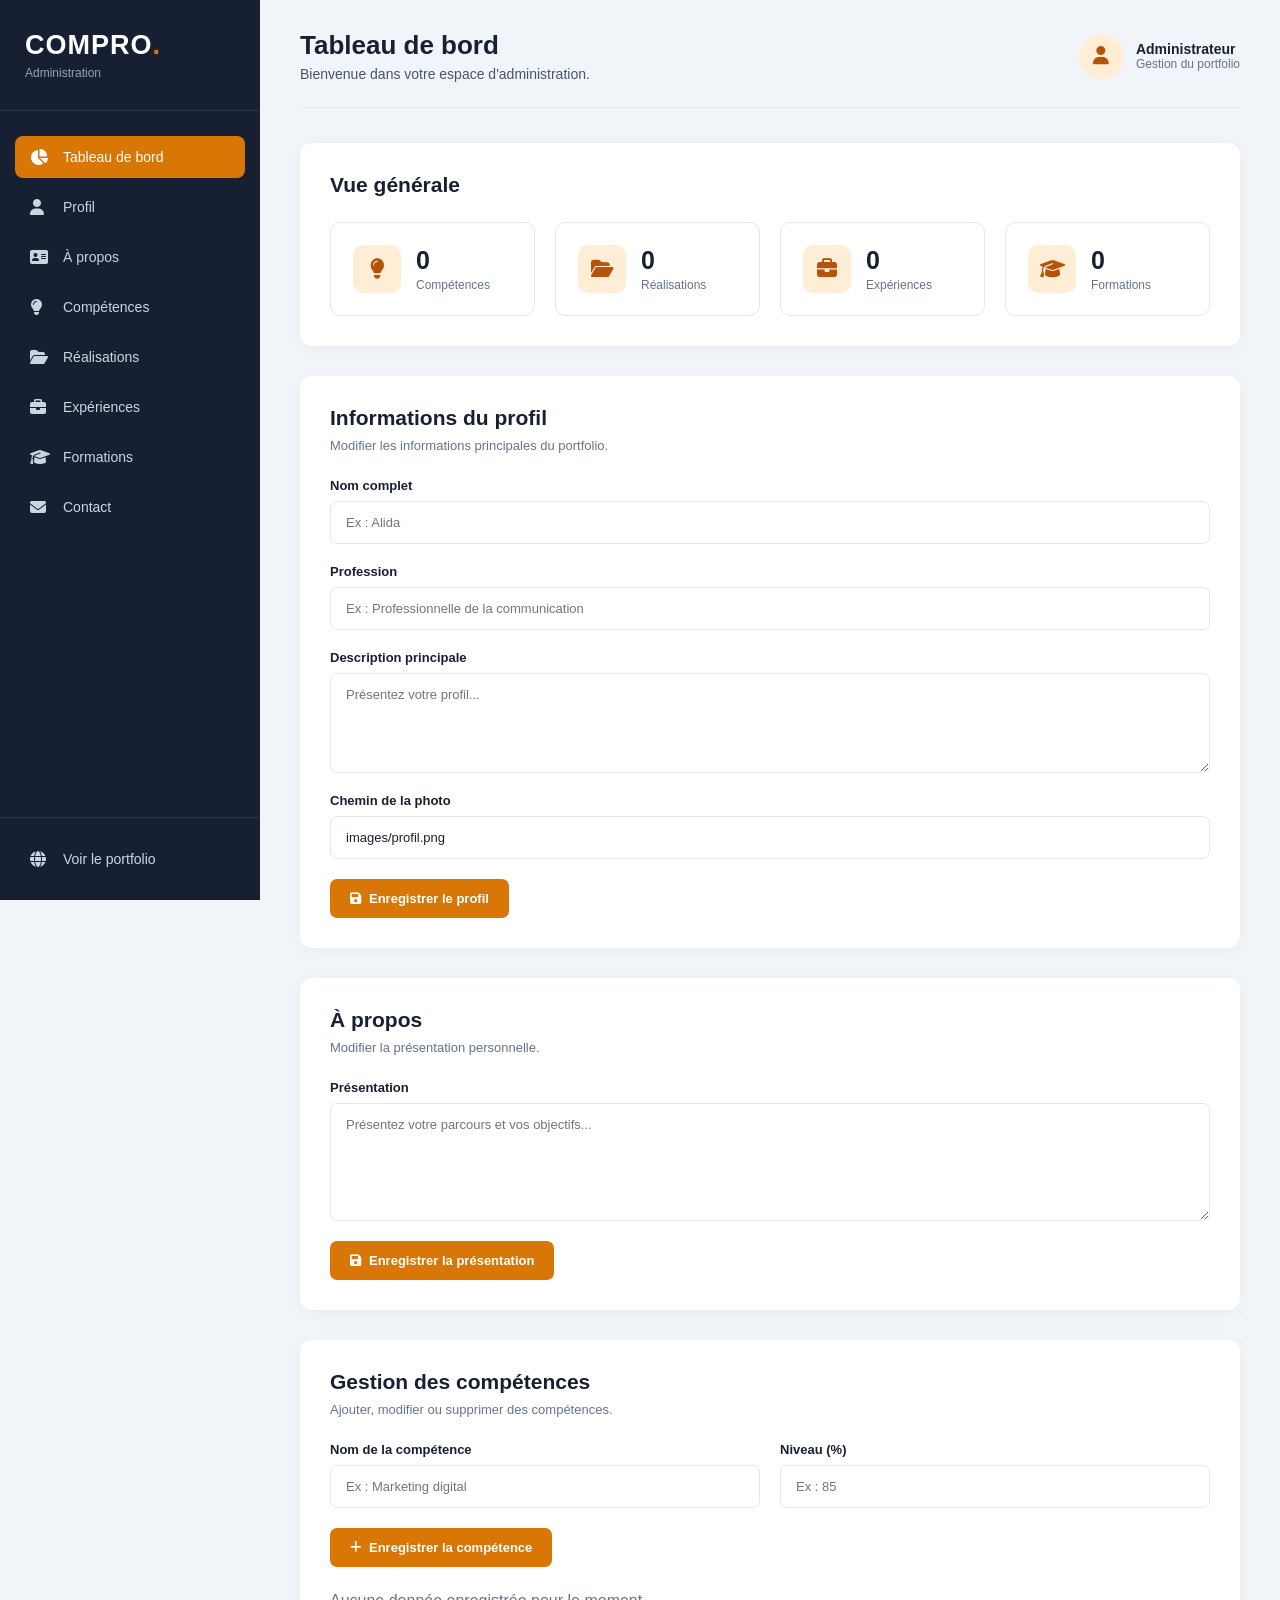
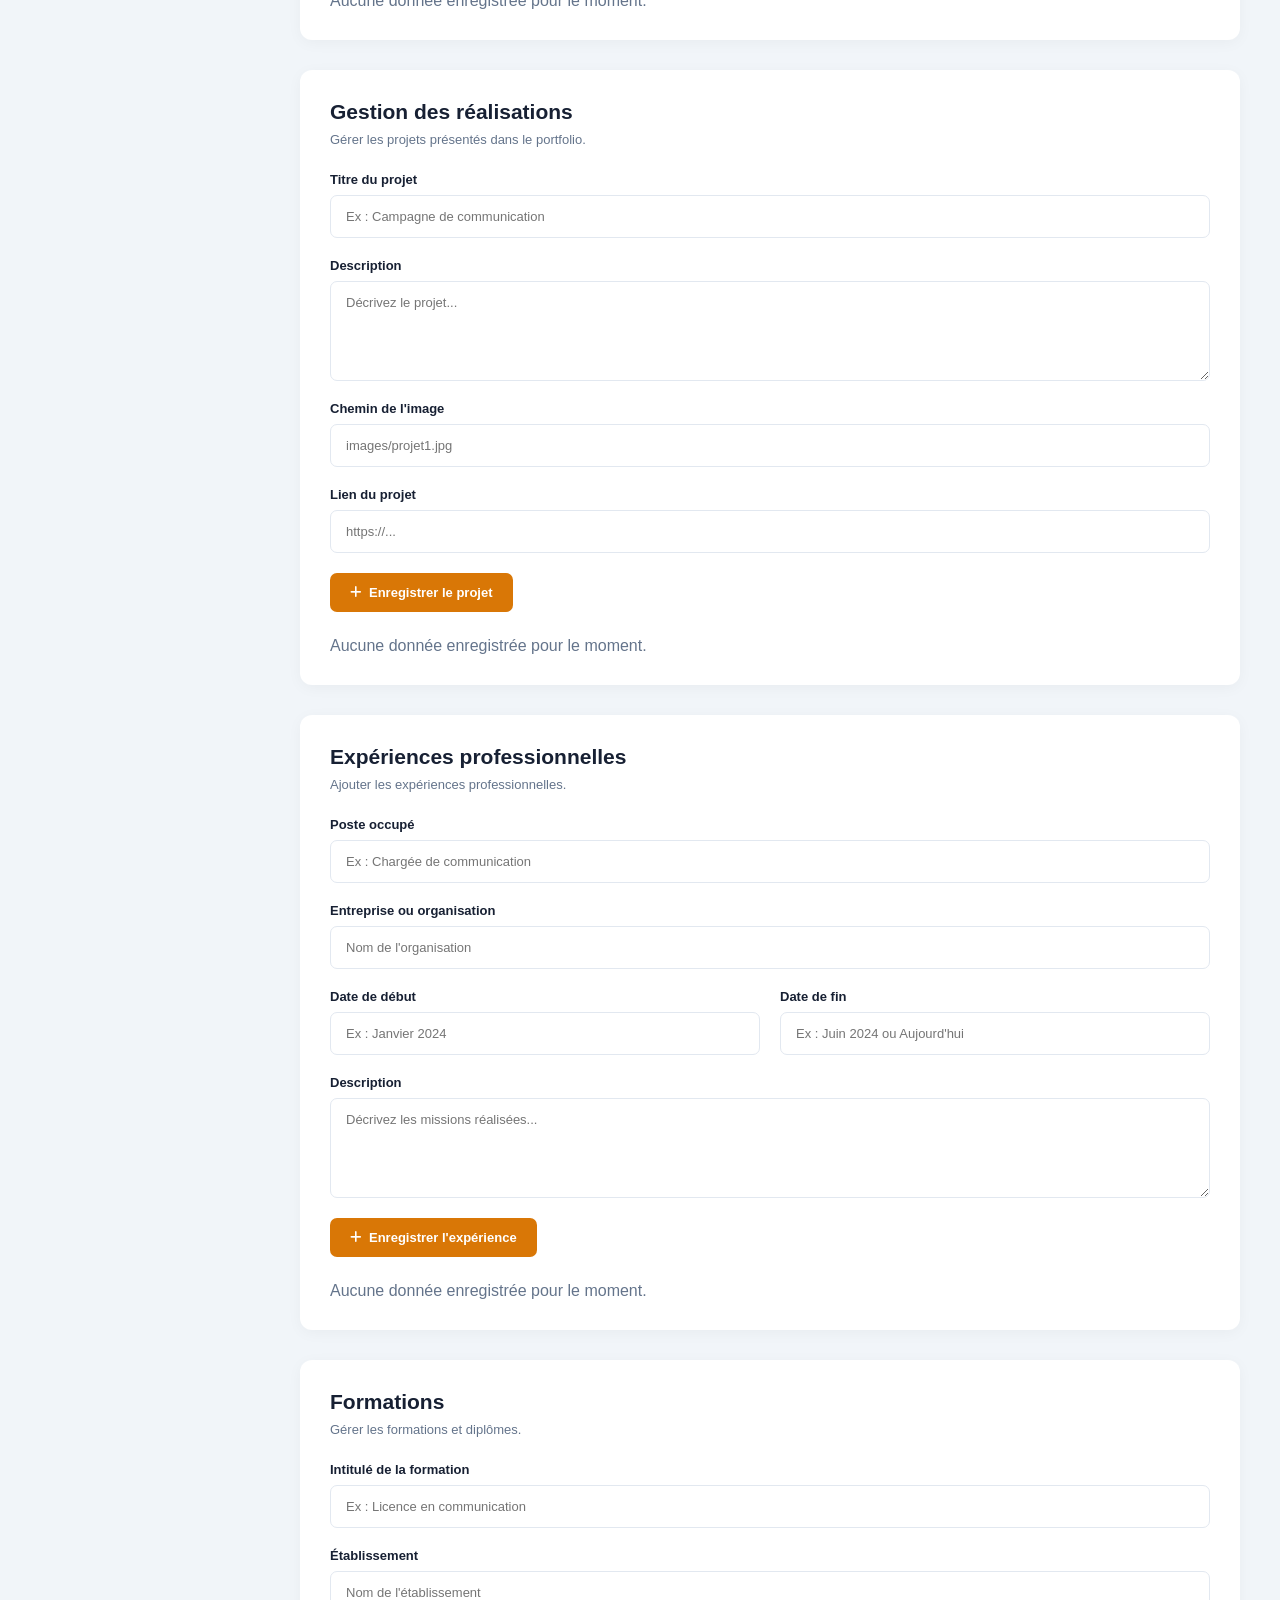
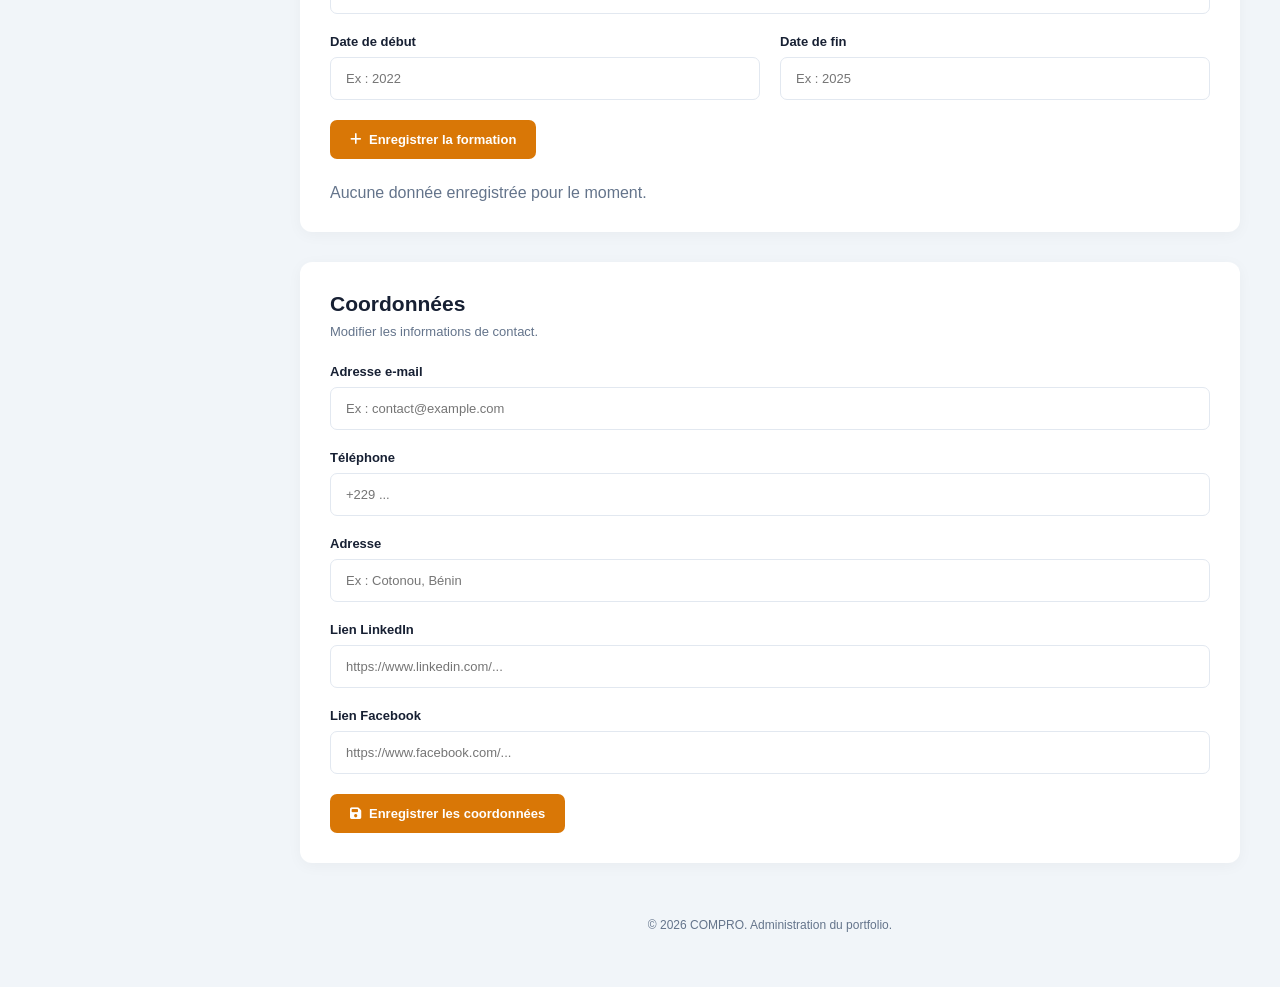
<file: admin.html>
<!DOCTYPE html>
<html lang="fr">

<head>
    <meta charset="UTF-8">
    <meta name="viewport" content="width=device-width, initial-scale=1.0">

    <title>Administration | Portfolio Alida</title>

    <!-- Icônes -->
    <link rel="stylesheet"
          href="https://cdnjs.cloudflare.com/ajax/libs/font-awesome/6.5.0/css/all.min.css">

    <!-- CSS administration -->
    <link rel="stylesheet" href="admin.css">
</head>

<body>

    <!-- BARRE LATÉRALE -->
    <aside class="sidebar">

        <div class="sidebar-logo">
            <h2>COMPRO<span>.</span></h2>
            <small>Administration</small>
        </div>

        <nav class="sidebar-menu">

            <a href="#dashboard" class="active">
                <i class="fas fa-chart-pie"></i>
                Tableau de bord
            </a>

            <a href="#profil">
                <i class="fas fa-user"></i>
                Profil
            </a>

            <a href="#apropos">
                <i class="fas fa-address-card"></i>
                À propos
            </a>

            <a href="#competences">
                <i class="fas fa-lightbulb"></i>
                Compétences
            </a>

            <a href="#projets">
                <i class="fas fa-folder-open"></i>
                Réalisations
            </a>

            <a href="#experiences">
                <i class="fas fa-briefcase"></i>
                Expériences
            </a>

            <a href="#formations">
                <i class="fas fa-graduation-cap"></i>
                Formations
            </a>

            <a href="#contact">
                <i class="fas fa-envelope"></i>
                Contact
            </a>

        </nav>

        <div class="sidebar-footer">
            <a href="index.html" target="_blank">
                <i class="fas fa-globe"></i>
                Voir le portfolio
            </a>
        </div>

    </aside>


    <!-- CONTENU PRINCIPAL -->
    <main class="main-content">

        <!-- EN-TÊTE -->
        <header class="topbar">

            <div>
                <h1>Tableau de bord</h1>
                <p>Bienvenue dans votre espace d'administration.</p>
            </div>

            <div class="admin-profile">
                <div class="admin-avatar">
                    <i class="fas fa-user"></i>
                </div>

                <div>
                    <strong>Administrateur</strong>
                    <small>Gestion du portfolio</small>
                </div>
            </div>

        </header>


        <!-- TABLEAU DE BORD -->
        <section id="dashboard" class="admin-section">

            <h2>Vue générale</h2>

            <div class="stats-container">

                <div class="stat-card">
                    <div class="stat-icon">
                        <i class="fas fa-lightbulb"></i>
                    </div>

                    <div>
                        <h3 id="totalSkills">0</h3>
                        <p>Compétences</p>
                    </div>
                </div>

                <div class="stat-card">
                    <div class="stat-icon">
                        <i class="fas fa-folder-open"></i>
                    </div>

                    <div>
                        <h3 id="totalProjects">0</h3>
                        <p>Réalisations</p>
                    </div>
                </div>

                <div class="stat-card">
                    <div class="stat-icon">
                        <i class="fas fa-briefcase"></i>
                    </div>

                    <div>
                        <h3 id="totalExperiences">0</h3>
                        <p>Expériences</p>
                    </div>
                </div>

                <div class="stat-card">
                    <div class="stat-icon">
                        <i class="fas fa-graduation-cap"></i>
                    </div>

                    <div>
                        <h3 id="totalFormations">0</h3>
                        <p>Formations</p>
                    </div>
                </div>

            </div>

        </section>


        <!-- PROFIL -->
        <section id="profil" class="admin-section">

            <div class="section-heading">
                <div>
                    <h2>Informations du profil</h2>
                    <p>Modifier les informations principales du portfolio.</p>
                </div>
            </div>

            <form id="profileForm" class="admin-form">

                <div class="form-group">
                    <label for="fullName">Nom complet</label>
                    <input type="text" id="fullName"
                           placeholder="Ex : Alida">
                </div>

                <div class="form-group">
                    <label for="profession">Profession</label>
                    <input type="text" id="profession"
                           placeholder="Ex : Professionnelle de la communication">
                </div>

                <div class="form-group">
                    <label for="profileDescription">Description principale</label>
                    <textarea id="profileDescription" rows="4"
                              placeholder="Présentez votre profil..."></textarea>
                </div>

                <div class="form-group">
                    <label for="profileImage">Chemin de la photo</label>
                    <input type="text" id="profileImage"
                           placeholder="images/profil.png">
                </div>

                <button type="submit" class="btn-primary">
                    <i class="fas fa-save"></i>
                    Enregistrer le profil
                </button>

            </form>

        </section>


        <!-- À PROPOS -->
        <section id="apropos" class="admin-section">

            <div class="section-heading">
                <div>
                    <h2>À propos</h2>
                    <p>Modifier la présentation personnelle.</p>
                </div>
            </div>

            <form id="aboutForm" class="admin-form">

                <div class="form-group">
                    <label for="aboutDescription">Présentation</label>
                    <textarea id="aboutDescription" rows="6"
                              placeholder="Présentez votre parcours et vos objectifs..."></textarea>
                </div>

                <button type="submit" class="btn-primary">
                    <i class="fas fa-save"></i>
                    Enregistrer la présentation
                </button>

            </form>

        </section>


        <!-- COMPÉTENCES -->
        <section id="competences" class="admin-section">

            <div class="section-heading">
                <div>
                    <h2>Gestion des compétences</h2>
                    <p>Ajouter, modifier ou supprimer des compétences.</p>
                </div>
            </div>

            <form id="skillForm" class="admin-form">

                <input type="hidden" id="skillId">

                <div class="form-row">

                    <div class="form-group">
                        <label for="skillName">Nom de la compétence</label>
                        <input type="text" id="skillName"
                               placeholder="Ex : Marketing digital" required>
                    </div>

                    <div class="form-group">
                        <label for="skillLevel">Niveau (%)</label>
                        <input type="number" id="skillLevel"
                               min="0" max="100"
                               placeholder="Ex : 85" required>
                    </div>

                </div>

                <button type="submit" class="btn-primary">
                    <i class="fas fa-plus"></i>
                    Enregistrer la compétence
                </button>

            </form>

            <div id="skillsList" class="data-list"></div>

        </section>


        <!-- RÉALISATIONS -->
        <section id="projets" class="admin-section">

            <div class="section-heading">
                <div>
                    <h2>Gestion des réalisations</h2>
                    <p>Gérer les projets présentés dans le portfolio.</p>
                </div>
            </div>

            <form id="projectForm" class="admin-form">

                <input type="hidden" id="projectId">

                <div class="form-group">
                    <label for="projectTitle">Titre du projet</label>
                    <input type="text" id="projectTitle"
                           placeholder="Ex : Campagne de communication" required>
                </div>

                <div class="form-group">
                    <label for="projectDescription">Description</label>
                    <textarea id="projectDescription" rows="4"
                              placeholder="Décrivez le projet..." required></textarea>
                </div>

                <div class="form-group">
                    <label for="projectImage">Chemin de l'image</label>
                    <input type="text" id="projectImage"
                           placeholder="images/projet1.jpg">
                </div>

                <div class="form-group">
                    <label for="projectLink">Lien du projet</label>
                    <input type="url" id="projectLink"
                           placeholder="https://...">
                </div>

                <button type="submit" class="btn-primary">
                    <i class="fas fa-plus"></i>
                    Enregistrer le projet
                </button>

            </form>

            <div id="projectsList" class="data-list"></div>

        </section>


        <!-- EXPÉRIENCES -->
        <section id="experiences" class="admin-section">

            <div class="section-heading">
                <div>
                    <h2>Expériences professionnelles</h2>
                    <p>Ajouter les expériences professionnelles.</p>
                </div>
            </div>

            <form id="experienceForm" class="admin-form">

                <input type="hidden" id="experienceId">

                <div class="form-group">
                    <label for="experienceTitle">Poste occupé</label>
                    <input type="text" id="experienceTitle"
                           placeholder="Ex : Chargée de communication" required>
                </div>

                <div class="form-group">
                    <label for="experienceCompany">Entreprise ou organisation</label>
                    <input type="text" id="experienceCompany"
                           placeholder="Nom de l'organisation">
                </div>

                <div class="form-row">

                    <div class="form-group">
                        <label for="experienceStart">Date de début</label>
                        <input type="text" id="experienceStart"
                               placeholder="Ex : Janvier 2024">
                    </div>

                    <div class="form-group">
                        <label for="experienceEnd">Date de fin</label>
                        <input type="text" id="experienceEnd"
                               placeholder="Ex : Juin 2024 ou Aujourd'hui">
                    </div>

                </div>

                <div class="form-group">
                    <label for="experienceDescription">Description</label>
                    <textarea id="experienceDescription" rows="4"
                              placeholder="Décrivez les missions réalisées..."></textarea>
                </div>

                <button type="submit" class="btn-primary">
                    <i class="fas fa-plus"></i>
                    Enregistrer l'expérience
                </button>

            </form>

            <div id="experiencesList" class="data-list"></div>

        </section>


        <!-- FORMATIONS -->
        <section id="formations" class="admin-section">

            <div class="section-heading">
                <div>
                    <h2>Formations</h2>
                    <p>Gérer les formations et diplômes.</p>
                </div>
            </div>

            <form id="formationForm" class="admin-form">

                <input type="hidden" id="formationId">

                <div class="form-group">
                    <label for="formationTitle">Intitulé de la formation</label>
                    <input type="text" id="formationTitle"
                           placeholder="Ex : Licence en communication" required>
                </div>

                <div class="form-group">
                    <label for="formationSchool">Établissement</label>
                    <input type="text" id="formationSchool"
                           placeholder="Nom de l'établissement">
                </div>

                <div class="form-row">

                    <div class="form-group">
                        <label for="formationStart">Date de début</label>
                        <input type="text" id="formationStart"
                               placeholder="Ex : 2022">
                    </div>

                    <div class="form-group">
                        <label for="formationEnd">Date de fin</label>
                        <input type="text" id="formationEnd"
                               placeholder="Ex : 2025">
                    </div>

                </div>

                <button type="submit" class="btn-primary">
                    <i class="fas fa-plus"></i>
                    Enregistrer la formation
                </button>

            </form>

            <div id="formationsList" class="data-list"></div>

        </section>


        <!-- CONTACT -->
        <section id="contact" class="admin-section">

            <div class="section-heading">
                <div>
                    <h2>Coordonnées</h2>
                    <p>Modifier les informations de contact.</p>
                </div>
            </div>

            <form id="contactAdminForm" class="admin-form">

                <div class="form-group">
                    <label for="contactEmail">Adresse e-mail</label>
                    <input type="email" id="contactEmail"
                           placeholder="Ex : contact@example.com">
                </div>

                <div class="form-group">
                    <label for="contactPhone">Téléphone</label>
                    <input type="text" id="contactPhone"
                           placeholder="+229 ...">
                </div>

                <div class="form-group">
                    <label for="contactAddress">Adresse</label>
                    <input type="text" id="contactAddress"
                           placeholder="Ex : Cotonou, Bénin">
                </div>

                <div class="form-group">
                    <label for="linkedinLink">Lien LinkedIn</label>
                    <input type="url" id="linkedinLink"
                           placeholder="https://www.linkedin.com/...">
                </div>

                <div class="form-group">
                    <label for="facebookLink">Lien Facebook</label>
                    <input type="url" id="facebookLink"
                           placeholder="https://www.facebook.com/...">
                </div>

                <button type="submit" class="btn-primary">
                    <i class="fas fa-save"></i>
                    Enregistrer les coordonnées
                </button>

            </form>

        </section>


        <!-- MESSAGE -->
        <div id="adminMessage" class="admin-message"></div>

        <footer class="admin-footer">
            <p>© 2026 COMPRO. Administration du portfolio.</p>
        </footer>

    </main>


    <!-- JAVASCRIPT -->
    <script src="admin.js"></script>

</body>
</html>
</file>
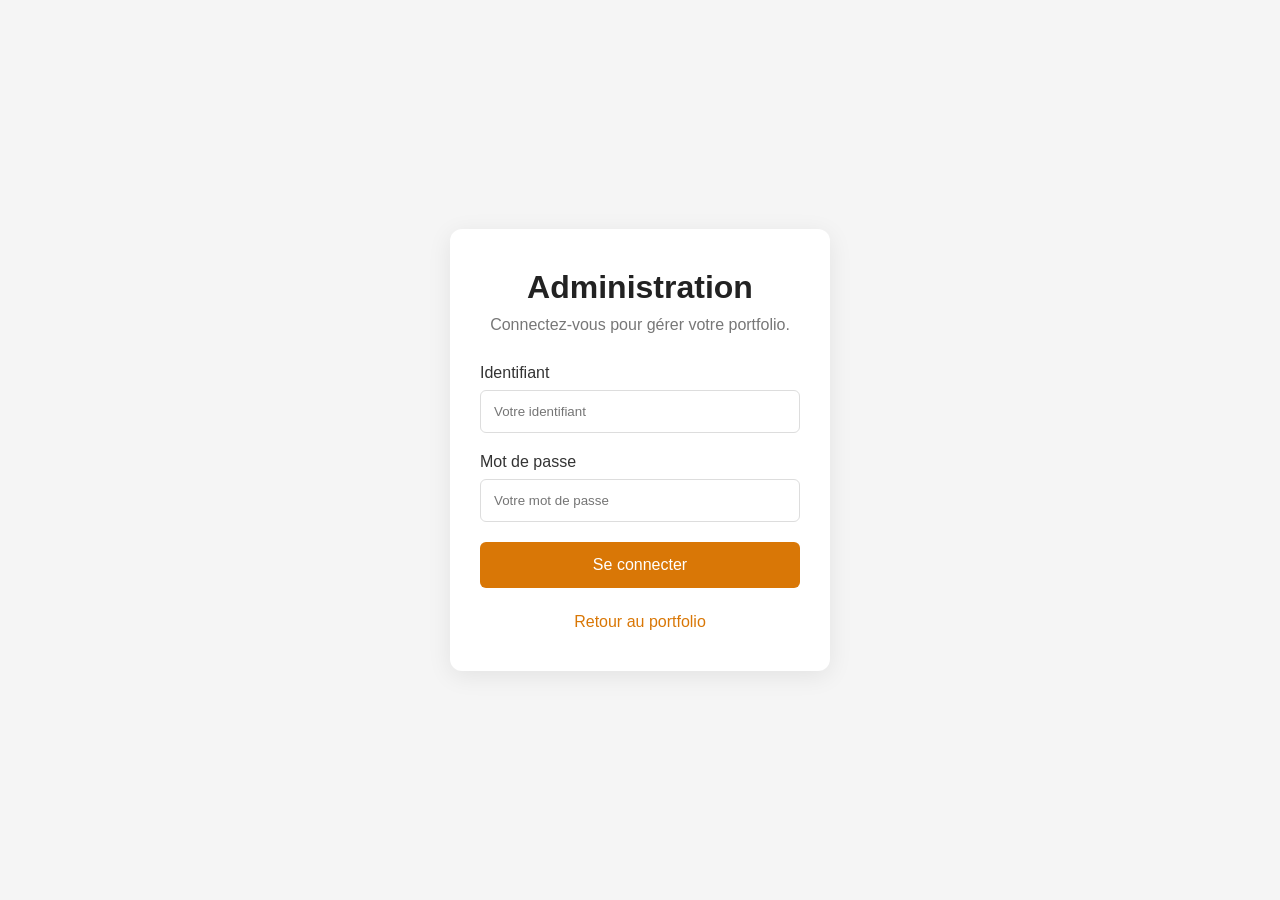
<file: login.html>
<!DOCTYPE html>
<html lang="fr">
<head>
    <meta charset="UTF-8">
    <meta name="viewport" content="width=device-width, initial-scale=1.0">
    <title>Connexion Administrateur | Portfolio</title>
    <link rel="stylesheet" href="login.css">
</head>

<body>

    <div class="login-container">

        <div class="login-card">

            <h1>Administration</h1>
            <p>Connectez-vous pour gérer votre portfolio.</p>

            <form id="loginForm">

                <div class="form-group">
                    <label for="username">Identifiant</label>
                    <input
                        type="text"
                        id="username"
                        placeholder="Votre identifiant"
                        required
                    >
                </div>

                <div class="form-group">
                    <label for="password">Mot de passe</label>
                    <input
                        type="password"
                        id="password"
                        placeholder="Votre mot de passe"
                        required
                    >
                </div>

                <button type="submit">Se connecter</button>

                <p id="loginMessage"></p>

            </form>

            <a href="index.html" class="back-link">
                Retour au portfolio
            </a>

        </div>

    </div>
    <script src="login.js"></script>

</body>
</html>
</file>
<file: admin.css>
/* =====================================
   CONFIGURATION GÉNÉRALE
===================================== */

:root {
    --primary: #d97706;
    --primary-dark: #b45309;
    --dark: #172033;
    --light: #f8fafc;
    --white: #ffffff;
    --text: #475569;
    --border: #e2e8f0;
    --success: #16a34a;
    --danger: #dc2626;
    --sidebar-width: 260px;
}

* {
    margin: 0;
    padding: 0;
    box-sizing: border-box;
}

html {
    scroll-behavior: smooth;
    scroll-padding-top: 30px;
}

body {
    font-family: 'Poppins', Arial, sans-serif;
    background: #f1f5f9;
    color: var(--dark);
}


/* =====================================
   BARRE LATÉRALE
===================================== */

.sidebar {
    position: fixed;
    top: 0;
    left: 0;
    width: var(--sidebar-width);
    height: 100vh;
    background: var(--dark);
    color: var(--white);
    display: flex;
    flex-direction: column;
    z-index: 1000;
}

.sidebar-logo {
    padding: 30px 25px;
    border-bottom: 1px solid rgba(255, 255, 255, 0.1);
}

.sidebar-logo h2 {
    font-size: 27px;
    letter-spacing: 1px;
}

.sidebar-logo h2 span {
    color: var(--primary);
}

.sidebar-logo small {
    display: block;
    margin-top: 5px;
    color: #94a3b8;
    font-size: 12px;
}

.sidebar-menu {
    padding: 25px 15px;
    display: flex;
    flex-direction: column;
    gap: 8px;
}

.sidebar-menu a,
.sidebar-footer a {
    text-decoration: none;
    color: #cbd5e1;
    padding: 13px 15px;
    border-radius: 8px;
    display: flex;
    align-items: center;
    gap: 13px;
    font-size: 14px;
    transition: 0.3s;
}

.sidebar-menu a i,
.sidebar-footer a i {
    width: 20px;
    font-size: 16px;
}

.sidebar-menu a:hover,
.sidebar-menu a.active {
    background: var(--primary);
    color: var(--white);
}

.sidebar-footer {
    margin-top: auto;
    padding: 20px 15px;
    border-top: 1px solid rgba(255, 255, 255, 0.1);
}


/* =====================================
   CONTENU PRINCIPAL
===================================== */

.main-content {
    margin-left: var(--sidebar-width);
    padding: 30px 40px;
    min-height: 100vh;
}


/* =====================================
   BARRE SUPÉRIEURE
===================================== */

.topbar {
    display: flex;
    justify-content: space-between;
    align-items: center;
    gap: 20px;
    margin-bottom: 35px;
    padding-bottom: 25px;
    border-bottom: 1px solid var(--border);
}

.topbar h1 {
    font-size: 26px;
    margin-bottom: 5px;
}

.topbar p {
    color: var(--text);
    font-size: 14px;
}

.admin-profile {
    display: flex;
    align-items: center;
    gap: 12px;
}

.admin-avatar {
    width: 45px;
    height: 45px;
    border-radius: 50%;
    background: #ffedd5;
    color: var(--primary-dark);
    display: flex;
    align-items: center;
    justify-content: center;
    font-size: 18px;
}

.admin-profile strong,
.admin-profile small {
    display: block;
}

.admin-profile strong {
    font-size: 14px;
}

.admin-profile small {
    color: #64748b;
    font-size: 12px;
}


/* =====================================
   SECTIONS
===================================== */

.admin-section {
    background: var(--white);
    padding: 30px;
    margin-bottom: 30px;
    border-radius: 12px;
    box-shadow: 0 3px 15px rgba(0, 0, 0, 0.04);
}

.admin-section h2 {
    font-size: 21px;
    margin-bottom: 8px;
}

.section-heading {
    display: flex;
    justify-content: space-between;
    align-items: center;
    margin-bottom: 25px;
}

.section-heading p {
    color: #64748b;
    font-size: 13px;
}


/* =====================================
   CARTES STATISTIQUES
===================================== */

.stats-container {
    display: grid;
    grid-template-columns: repeat(4, 1fr);
    gap: 20px;
    margin-top: 25px;
}

.stat-card {
    background: var(--white);
    border: 1px solid var(--border);
    padding: 22px;
    border-radius: 10px;
    display: flex;
    align-items: center;
    gap: 15px;
    transition: 0.3s;
}

.stat-card:hover {
    transform: translateY(-4px);
    box-shadow: 0 8px 20px rgba(0, 0, 0, 0.06);
}

.stat-icon {
    width: 48px;
    height: 48px;
    border-radius: 10px;
    background: #ffedd5;
    color: var(--primary-dark);
    display: flex;
    align-items: center;
    justify-content: center;
    font-size: 20px;
}

.stat-card h3 {
    font-size: 25px;
    margin-bottom: 3px;
}

.stat-card p {
    font-size: 12px;
    color: #64748b;
}


/* =====================================
   FORMULAIRES
===================================== */

.admin-form {
    display: flex;
    flex-direction: column;
    gap: 20px;
}

.form-row {
    display: grid;
    grid-template-columns: repeat(2, 1fr);
    gap: 20px;
}

.form-group {
    display: flex;
    flex-direction: column;
    gap: 8px;
}

.form-group label {
    font-size: 13px;
    font-weight: 600;
    color: var(--dark);
}

.form-group input,
.form-group textarea {
    width: 100%;
    padding: 13px 15px;
    border: 1px solid var(--border);
    border-radius: 7px;
    font-family: inherit;
    font-size: 13px;
    color: var(--dark);
    outline: none;
    transition: 0.3s;
}

.form-group input:focus,
.form-group textarea:focus {
    border-color: var(--primary);
    box-shadow: 0 0 0 3px rgba(217, 119, 6, 0.1);
}

.form-group textarea {
    resize: vertical;
    min-height: 100px;
}


/* =====================================
   BOUTONS
===================================== */

.btn-primary {
    width: fit-content;
    padding: 12px 20px;
    background: var(--primary);
    color: var(--white);
    border: none;
    border-radius: 7px;
    font-size: 13px;
    font-weight: 600;
    cursor: pointer;
    transition: 0.3s;
    display: flex;
    align-items: center;
    gap: 8px;
}

.btn-primary:hover {
    background: var(--primary-dark);
    transform: translateY(-2px);
}


/* =====================================
   LISTES DE DONNÉES
===================================== */

.data-list {
    margin-top: 25px;
    display: flex;
    flex-direction: column;
    gap: 12px;
}

.data-item {
    display: flex;
    justify-content: space-between;
    align-items: center;
    gap: 15px;
    padding: 16px;
    border: 1px solid var(--border);
    border-radius: 8px;
    background: #fff;
}

.data-item h3 {
    font-size: 14px;
    margin-bottom: 5px;
}

.data-item p {
    font-size: 12px;
    color: var(--text);
}

.data-actions {
    display: flex;
    gap: 8px;
}

.btn-edit,
.btn-delete {
    border: none;
    padding: 9px 12px;
    border-radius: 6px;
    cursor: pointer;
    transition: 0.3s;
}

.btn-edit {
    background: #dbeafe;
    color: #1d4ed8;
}

.btn-delete {
    background: #fee2e2;
    color: var(--danger);
}

.btn-edit:hover {
    background: #bfdbfe;
}

.btn-delete:hover {
    background: #fecaca;
}


/* =====================================
   MESSAGES
===================================== */

.admin-message {
    position: fixed;
    top: 20px;
    right: 20px;
    padding: 15px 22px;
    border-radius: 8px;
    color: white;
    background: var(--success);
    font-size: 13px;
    display: none;
    z-index: 2000;
    box-shadow: 0 5px 15px rgba(0, 0, 0, 0.15);
}

.admin-message.error {
    background: var(--danger);
}


/* =====================================
   PIED DE PAGE
===================================== */

.admin-footer {
    text-align: center;
    padding: 25px;
    color: #64748b;
    font-size: 12px;
}


/* =====================================
   RESPONSIVE DESIGN
===================================== */

@media screen and (max-width: 1100px) {

    .stats-container {
        grid-template-columns: repeat(2, 1fr);
    }

    .main-content {
        padding: 25px;
    }
}


@media screen and (max-width: 768px) {

    :root {
        --sidebar-width: 0px;
    }

    .sidebar {
        width: 220px;
        transform: translateX(-100%);
    }

    .main-content {
        margin-left: 0;
        padding: 20px 15px;
    }

    .topbar {
        align-items: flex-start;
        flex-direction: column;
    }

    .stats-container {
        grid-template-columns: 1fr 1fr;
    }

    .admin-section {
        padding: 20px 15px;
    }

    .form-row {
        grid-template-columns: 1fr;
    }

    .data-item {
        align-items: flex-start;
        flex-direction: column;
    }

    .data-actions {
        width: 100%;
    }
}


@media screen and (max-width: 480px) {

    .stats-container {
        grid-template-columns: 1fr;
    }

    .topbar h1 {
        font-size: 22px;
    }
}

.admin-access {
    display: inline-block;
    margin-left: 15px;
}

.admin-access a {
    display: inline-block;
    color: #999;
    font-size: 12px;
    text-decoration: none;
    transition: color 0.3s;
}

.admin-access a:hover {
    color: #d97706;
}
</file>
<file: login.css>
* {
    margin: 0;
    padding: 0;
    box-sizing: border-box;
}

body {
    font-family: Arial, sans-serif;
    background: #f5f5f5;
    min-height: 100vh;
    display: flex;
    align-items: center;
    justify-content: center;
}

.login-container {
    width: 100%;
    max-width: 420px;
    padding: 20px;
}

.login-card {
    background: white;
    padding: 40px 30px;
    border-radius: 12px;
    box-shadow: 0 5px 25px rgba(0, 0, 0, 0.08);
}

.login-card h1 {
    color: #222;
    text-align: center;
    margin-bottom: 10px;
}

.login-card > p {
    text-align: center;
    color: #777;
    margin-bottom: 30px;
}

.form-group {
    margin-bottom: 20px;
}

.form-group label {
    display: block;
    margin-bottom: 8px;
    color: #333;
}

.form-group input {
    width: 100%;
    padding: 13px;
    border: 1px solid #ddd;
    border-radius: 6px;
    outline: none;
}

.form-group input:focus {
    border-color: #d97706;
}

.login-card button {
    width: 100%;
    padding: 14px;
    background: #d97706;
    color: white;
    border: none;
    border-radius: 6px;
    cursor: pointer;
    font-size: 16px;
}

.login-card button:hover {
    background: #b45309;
}

.back-link {
    display: block;
    text-align: center;
    margin-top: 25px;
    color: #d97706;
    text-decoration: none;
}
</file>
